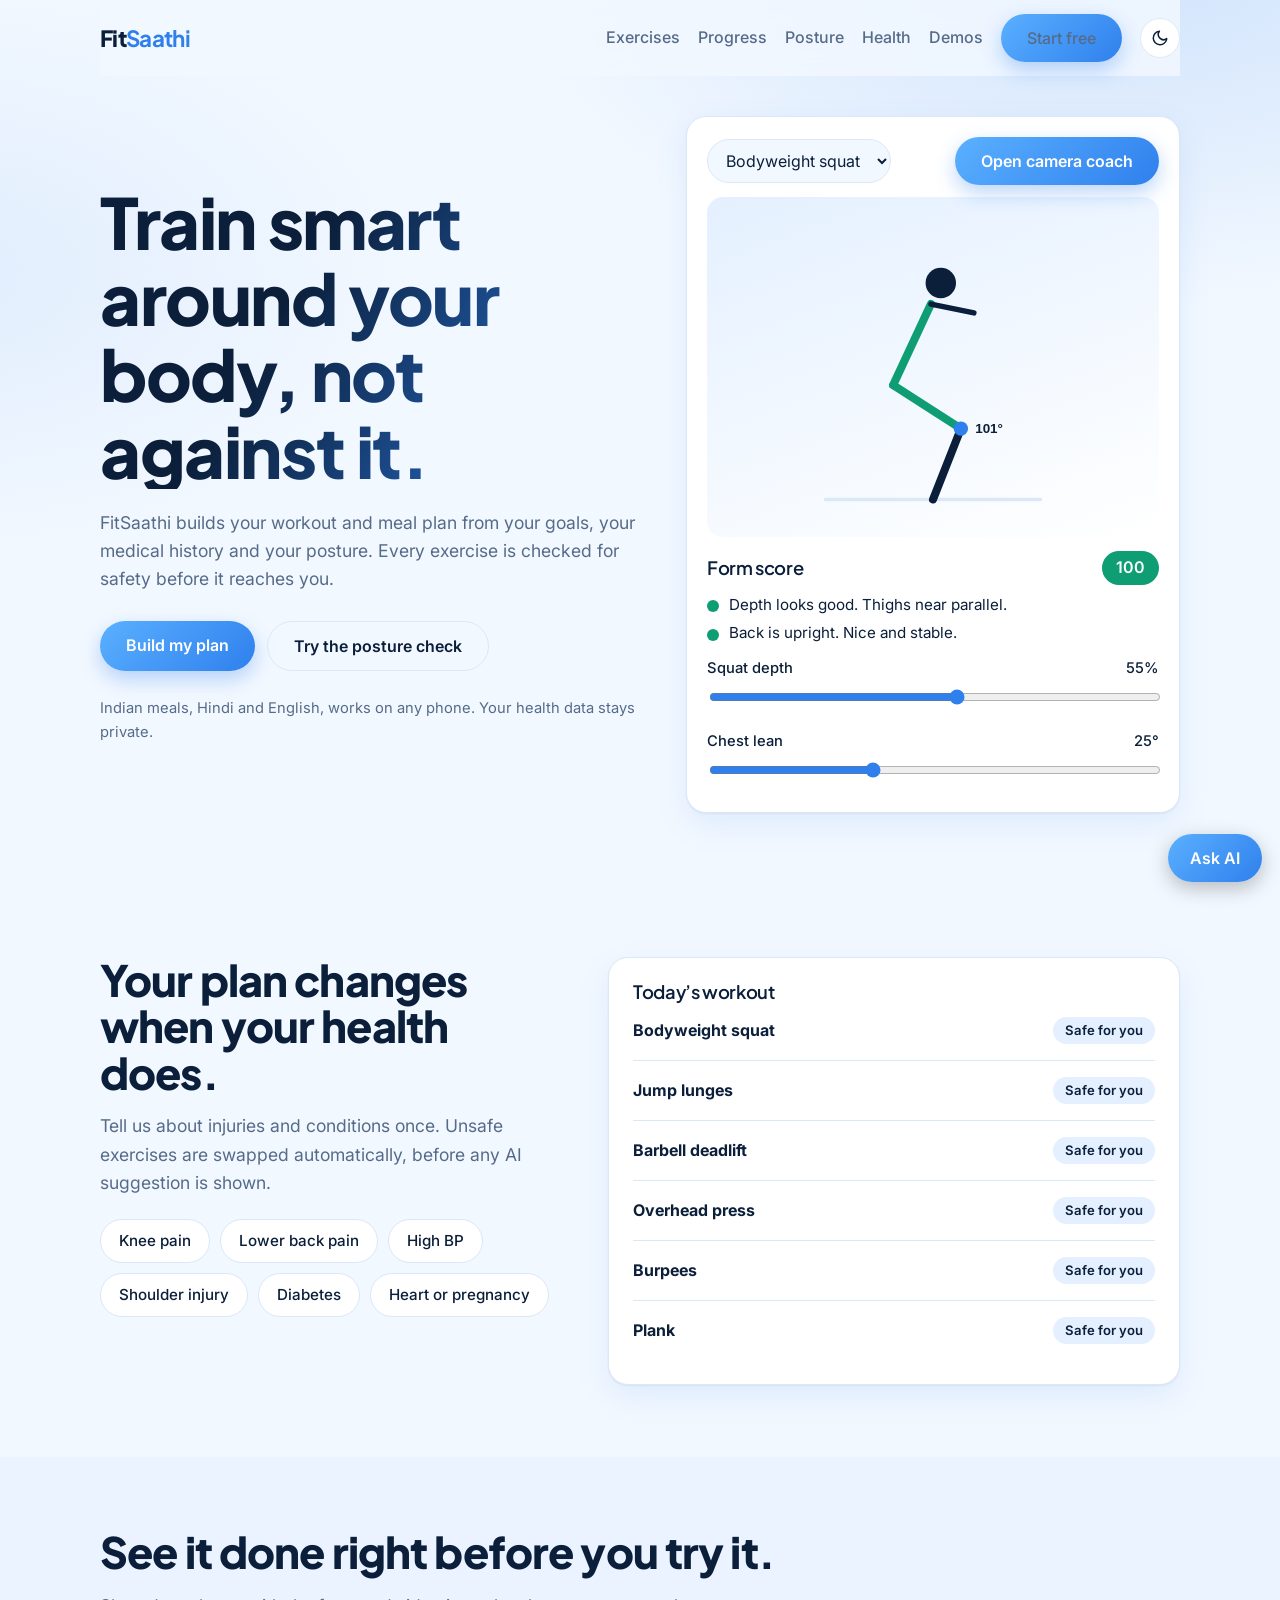
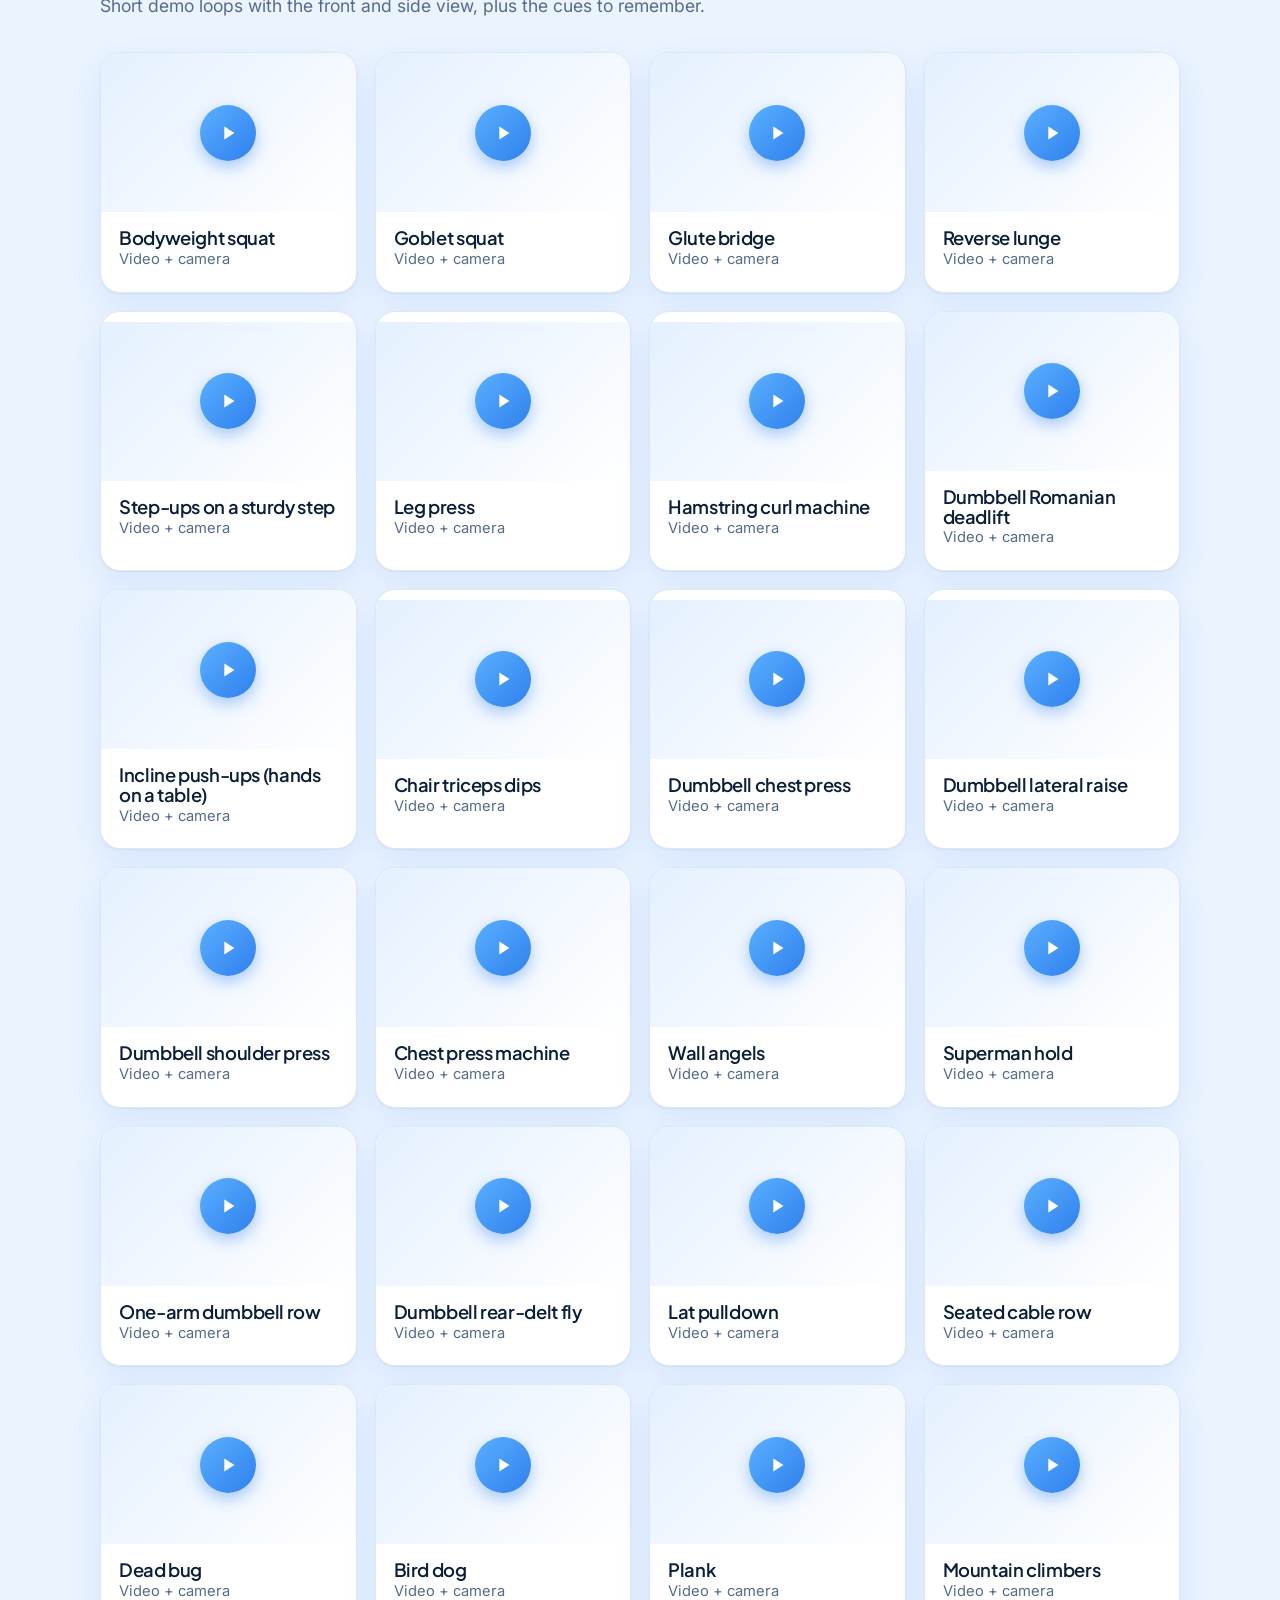
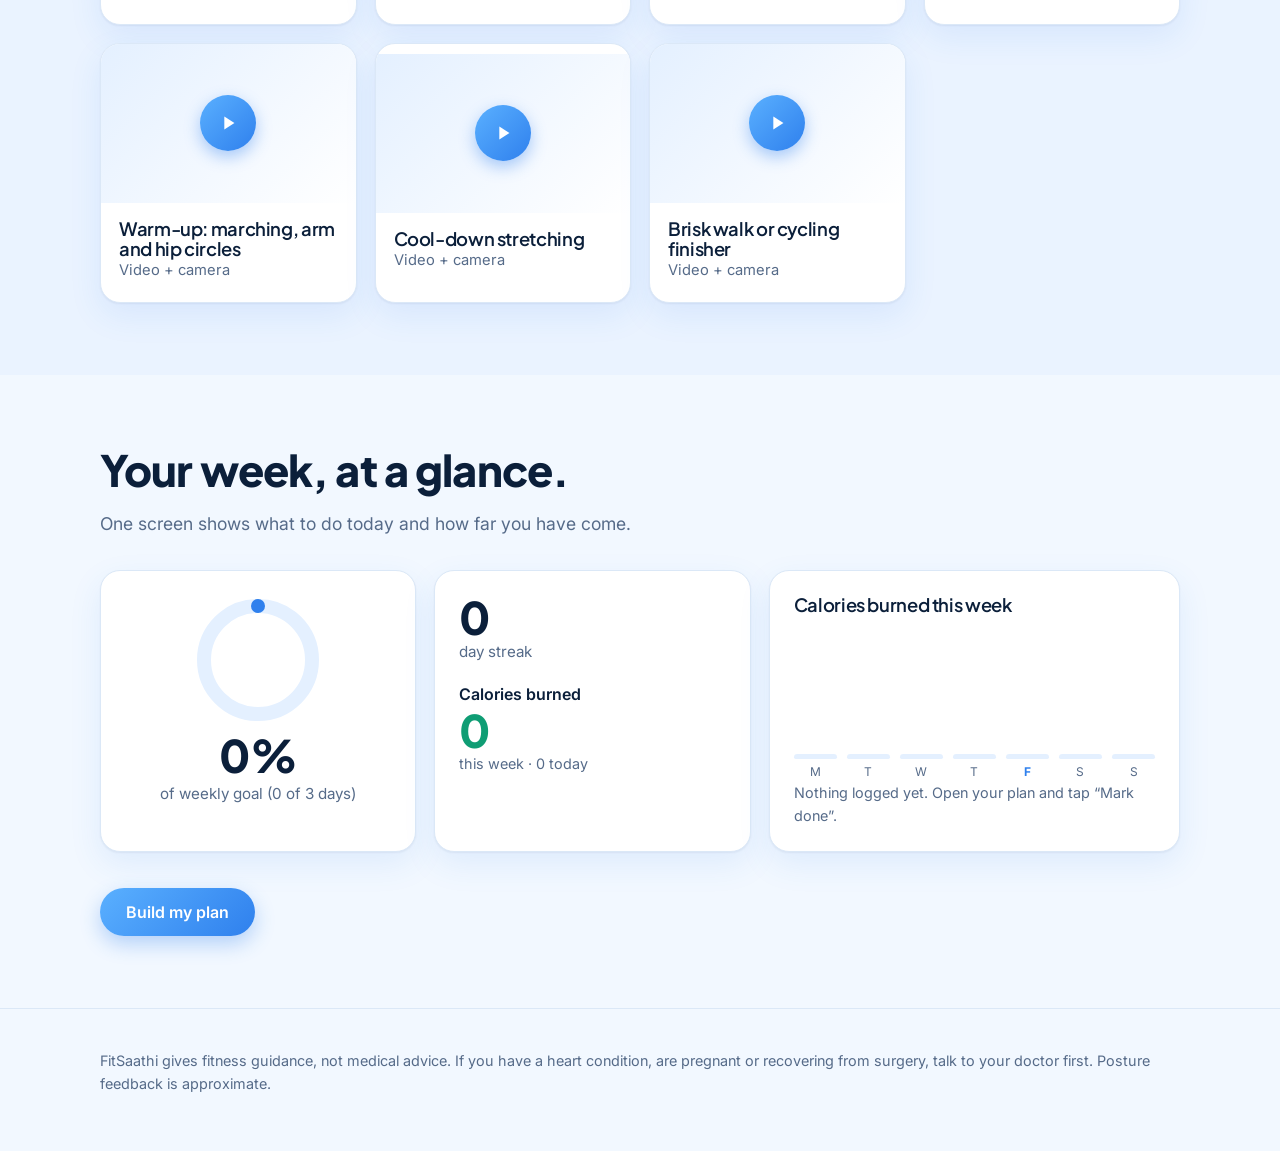
<file: fitsaathi_v10/fitsaathi/index.html>
<!DOCTYPE html>
<html lang="en">
<head>
<meta charset="utf-8">
<meta name="viewport" content="width=device-width, initial-scale=1, viewport-fit=cover">
<title>FitSaathi – AI fitness coach that knows your body</title>
<link rel="preconnect" href="https://fonts.googleapis.com">
<link rel="preconnect" href="https://fonts.gstatic.com" crossorigin>
<link href="https://fonts.googleapis.com/css2?family=Plus+Jakarta+Sans:wght@600;800&family=Inter:wght@400;500;600&display=swap" rel="stylesheet">
<link rel="stylesheet" href="css/style.css">
<script src="js/theme.js"></script>
</head>
<body>
<div class="wrap">
<nav>
  <a class="logo" href="#top">Fit<b>Saathi</b></a>
  <div class="nav-r"><a class="h" href="#posture">Posture</a><a class="h" href="#health">Health</a><a class="h" href="#videos">Demos</a><a class="btn" href="plan.html">Start free</a></div>
</nav>

<header class="hero" id="top">
  <div>
    <h1>Train smart around your body, not against it.</h1>
    <p class="lead">FitSaathi builds your workout and meal plan from your goals, your medical history and your posture. Every exercise is checked for safety before it reaches you.</p>
    <div class="cta"><a class="btn" href="plan.html">Build my plan</a><a class="btn ghost" href="#posture">Try the posture check</a></div>
    <p class="trust">Indian meals, Hindi and English, works on any phone. Your health data stays private.</p>
  </div>
  <div class="card lab" id="posture" aria-label="Live posture check demo">
    <svg viewBox="0 0 300 380" role="img" aria-label="Side view of a person doing a squat">
      <line x1="30" y1="338" x2="270" y2="338" stroke="var(--line)" stroke-width="4" stroke-linecap="round"/>
      <path id="shin" class="ln" stroke="var(--ink)"/>
      <path id="thigh" class="ln"/>
      <path id="torso" class="ln"/>
      <path id="arm" class="ln" stroke="var(--ink)" style="stroke-width:6"/>
      <circle id="head" r="17" fill="var(--ink)"/>
      <circle id="kj" r="8" fill="var(--brand)"/>
      <text id="ang" font-size="15" font-weight="600" fill="var(--ink)" font-family="Figtree,sans-serif"></text>
    </svg>
    <div class="score"><h3>Form score</h3><span class="pill" id="pill">100</span></div>
    <ul class="fb" id="fb"></ul>
    <label for="depth"><span>Squat depth</span><span id="dv"></span></label>
    <input id="depth" type="range" min="0" max="100" value="55">
    <label for="lean"><span>Chest lean</span><span id="lv"></span></label>
    <input id="lean" type="range" min="0" max="70" value="25">
  </div>
</header>
</div>

<section id="health"><div class="wrap two">
  <div>
    <h2>Your plan changes when your health does.</h2>
    <p class="lead" style="margin-top:16px">Tell us about injuries and conditions once. Unsafe exercises are swapped automatically, before any AI suggestion is shown.</p>
    <div class="chips" role="group" aria-label="Health conditions" id="chips"></div>
    <div id="note"></div>
  </div>
  <div class="card" id="plan" aria-live="polite"></div>
</div></section>

<section id="videos"><div class="wrap">
  <h2>See it done right before you try it.</h2>
  <p class="lead" style="margin-top:16px">Short demo loops with the front and side view, plus the cues to remember.</p>
  <div class="grid4" id="demos"></div>
</div></section>

<section id="start"><div class="wrap">
  <h2>Your week, at a glance.</h2>
  <p class="lead" style="margin-top:16px">One screen shows what to do today and how far you have come.</p>
  <div class="dash" id="dashLive">
    <div class="card" style="text-align:center">
      <svg class="ring" viewBox="0 0 130 130" role="img" aria-label="72 percent of weekly goal"><circle cx="65" cy="65" r="54" stroke="var(--mint)"/><circle cx="65" cy="65" r="54" stroke="var(--brand)" stroke-dasharray="244 340" transform="rotate(-90 65 65)"/></svg>
      <div class="big">72%</div><p class="lead" style="font-size:.95rem;margin:4px auto 0">of weekly goal</p>
    </div>
    <div class="card"><div class="big">12</div><p class="lead" style="font-size:.95rem">day streak</p><p style="margin-top:18px;font-weight:600">Posture score</p><div class="big" style="color:var(--good)">84</div><p class="lead" style="font-size:.9rem">up 6 from last week</p></div>
    <div class="card"><h3>Workouts this week</h3><div class="bars" aria-hidden="true"><i style="height:60%" class="on"><span>M</span></i><i style="height:85%" class="on"><span>T</span></i><i style="height:40%"><span>W</span></i><i style="height:95%" class="on"><span>T</span></i><i style="height:70%" class="on"><span>F</span></i><i style="height:30%"><span>S</span></i><i style="height:20%"><span>S</span></i></div><div style="height:22px"></div></div>
  </div>
  <div style="margin-top:36px"><a class="btn" href="plan.html">Build my plan</a></div>
</div></section>

<footer><div class="wrap">FitSaathi gives fitness guidance, not medical advice. If you have a heart condition, are pregnant or recovering from surgery, talk to your doctor first. Posture feedback is approximate.</div></footer>

<dialog id="dlg"><h3 id="dt"></h3><div class="vid" id="dv2">Demo video plays here. Add your MP4 path to this exercise to show it.</div><ol id="ds"></ol><button class="btn" id="dc" style="width:100%">Close</button></dialog>

<script src="js/demoanim.js"></script>
<script src="js/app.js"></script>
<script src="js/tracker.js"></script>
<script src="js/videos.js"></script>
<script src="js/exdemo.js"></script>
<script src="js/coach.js"></script>
<script src="js/posture.js"></script>
<script src="js/assistant.js"></script>
</body>
</html>
</file>
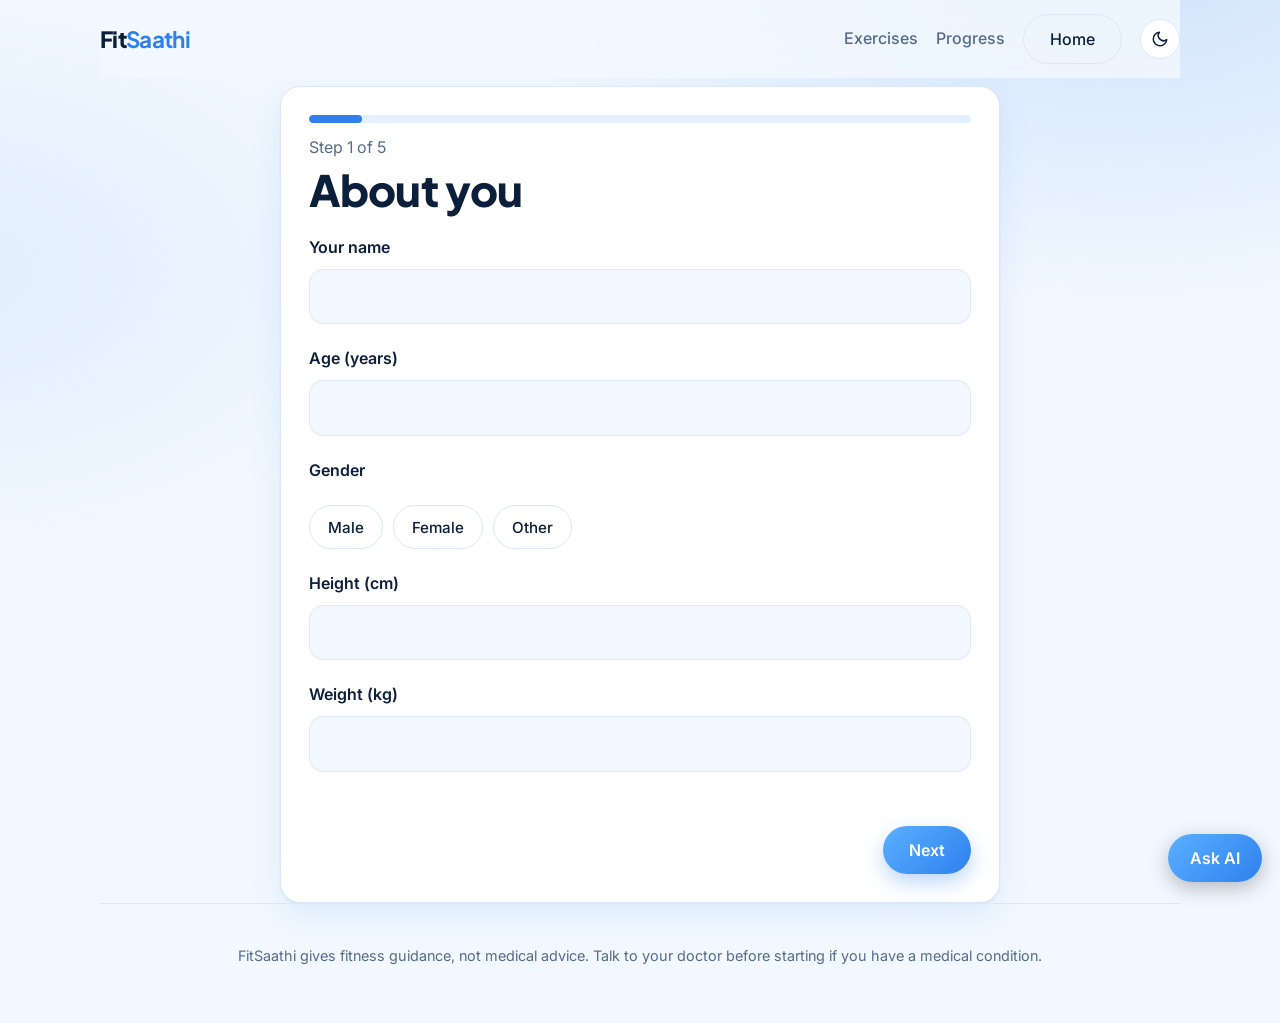
<file: fitsaathi_v10/fitsaathi/plan.html>
<!DOCTYPE html>
<html lang="en">
<head>
<meta charset="utf-8">
<meta name="viewport" content="width=device-width, initial-scale=1, viewport-fit=cover">
<title>Build your plan – FitSaathi</title>
<link rel="preconnect" href="https://fonts.googleapis.com">
<link rel="preconnect" href="https://fonts.gstatic.com" crossorigin>
<link href="https://fonts.googleapis.com/css2?family=Plus+Jakarta+Sans:wght@600;800&family=Inter:wght@400;500;600&display=swap" rel="stylesheet">
<link rel="stylesheet" href="css/style.css">
<script src="js/theme.js"></script>
<link rel="stylesheet" href="css/plan.css">
</head>
<body>
<div class="wrap">
  <nav><a class="logo" href="index.html">Fit<b>Saathi</b></a><a class="btn ghost" href="index.html">Home</a></nav>
  <div class="card" id="app"></div>
  <footer>FitSaathi gives fitness guidance, not medical advice. Talk to your doctor before starting if you have a medical condition.</footer>
</div>
<script src="js/tracker.js"></script>
<script src="js/videos.js"></script>
<script src="js/exdemo.js"></script>
<script src="js/coach.js"></script>
<script src="js/plan.js"></script>
<script src="js/assistant.js"></script>
</body>
</html>
</file>
<file: fitsaathi_v10/fitsaathi/css/style.css>
:root{--bg:#F2F8FF;--ink:#0B1F3A;--muted:#566B89;--card:#fff;--line:#DBE8F7;--brand:#2F80ED;--mint:#E4F0FF;--good:#0F9D74;--warn:#D99100;--bad:#DC4455;--on-brand:#fff;--shadow:0 1px 2px rgba(15,40,90,.06),0 12px 32px rgba(47,128,237,.10);--grad:linear-gradient(135deg,#5AB0FF,#2F80ED);color-scheme:light;box-sizing:border-box;padding-top:env(safe-area-inset-top,0px);padding-bottom:env(safe-area-inset-bottom,0px)}
@media(prefers-color-scheme:dark){:root:not([data-theme="light"]){--bg:#091324;--ink:#E8F0FB;--muted:#96AAC7;--card:#101F37;--line:#1E3456;--brand:#5AA9FF;--mint:#14284A;--good:#34D3A0;--warn:#F2B93B;--bad:#F5707F;--on-brand:#06142B;--shadow:0 12px 32px rgba(0,0,0,.4);--grad:linear-gradient(135deg,#8CC6FF,#4C9BFF);color-scheme:dark}}
:root[data-theme="dark"]{--bg:#091324;--ink:#E8F0FB;--muted:#96AAC7;--card:#101F37;--line:#1E3456;--brand:#5AA9FF;--mint:#14284A;--good:#34D3A0;--warn:#F2B93B;--bad:#F5707F;--on-brand:#06142B;--shadow:0 12px 32px rgba(0,0,0,.4);--grad:linear-gradient(135deg,#8CC6FF,#4C9BFF);color-scheme:dark}
html{scroll-padding-top:env(safe-area-inset-top,0px);scroll-behavior:smooth}
*{box-sizing:border-box}
body{margin:0;background:var(--bg);color:var(--ink);font:400 1rem/1.6 Inter,system-ui,sans-serif}
h1,h2,h3{font-family:"Plus Jakarta Sans",Inter,sans-serif;line-height:1.08;margin:0;letter-spacing:-.02em}
h1{font-size:clamp(2.4rem,6.2vw,4.4rem);font-weight:800}
h2{font-size:clamp(1.8rem,4vw,2.7rem);font-weight:800}
h3{font-size:1.15rem;font-weight:600}
p{margin:0}
a{color:inherit}
:focus-visible{outline:3px solid var(--brand);outline-offset:3px}
.wrap{max-width:1120px;margin:0 auto;padding:0 20px}
section{padding:72px 0}
.lead{color:var(--muted);max-width:56ch;font-size:1.1rem}
nav{display:flex;align-items:center;justify-content:space-between;padding:18px 0}
.logo{font:800 1.4rem "Plus Jakarta Sans",sans-serif;text-decoration:none}
.logo b{color:var(--brand)}
.nav-r{display:flex;gap:18px;align-items:center}
.nav-r a{text-decoration:none;color:var(--muted);font-weight:500}
.nav-r a:hover{color:var(--ink)}
.btn{display:inline-block;border:0;border-radius:999px;padding:14px 26px;font:600 1rem Inter,sans-serif;cursor:pointer;text-decoration:none;background:var(--brand);color:var(--on-brand);transition:transform .15s}
.btn:hover{transform:translateY(-2px)}
.btn.ghost{background:transparent;color:var(--ink);border:1.5px solid var(--line)}
.card{background:var(--card);border:1px solid var(--line);border-radius:24px;padding:24px}
.hero{display:grid;grid-template-columns:1.05fr .95fr;gap:40px;align-items:center;padding:40px 0 72px}
.hero .lead{margin:20px 0 28px}
.cta{display:flex;gap:12px;flex-wrap:wrap}
.trust{margin-top:26px;color:var(--muted);font-size:.92rem}
/* posture lab */
.lab{padding:20px}
.lab svg{width:100%;height:auto;max-height:340px;display:block;background:var(--mint);border-radius:16px}
.lab .ln{stroke-linecap:round;stroke-width:9;fill:none;transition:stroke .2s}
.score{display:flex;justify-content:space-between;align-items:center;margin:14px 0 4px}
.pill{border-radius:999px;padding:4px 14px;font-weight:600;color:#fff;background:var(--good);transition:background .2s}
label{display:flex;justify-content:space-between;font-weight:500;font-size:.92rem;margin-top:12px}
input[type=range]{width:100%;accent-color:var(--brand);height:28px}
.fb{margin:8px 0 0;padding:0;list-style:none;font-size:.95rem}
.fb li{padding-left:22px;position:relative;margin-top:4px}
.fb li::before{content:"";position:absolute;left:0;top:.5em;width:12px;height:12px;border-radius:50%;background:var(--c,var(--good))}
/* medical */
.two{display:grid;grid-template-columns:.9fr 1.1fr;gap:40px;align-items:start}
.chips{display:flex;flex-wrap:wrap;gap:10px;margin-top:22px}
.chip{border:1.5px solid var(--line);background:var(--card);color:var(--ink);border-radius:999px;padding:10px 18px;font:500 .95rem Inter,sans-serif;cursor:pointer;min-height:44px}
.chip[aria-pressed=true]{background:var(--ink);color:var(--bg);border-color:var(--ink)}
.row{display:flex;justify-content:space-between;align-items:center;gap:12px;padding:16px 0;border-bottom:1px solid var(--line)}
.row:last-child{border:0}
.row s{color:var(--muted)}
.tag{font-size:.82rem;font-weight:600;border-radius:999px;padding:3px 12px;background:var(--mint);color:var(--ink);white-space:nowrap}
.tag.sw{background:var(--brand);color:var(--on-brand)}
.note{margin-top:14px;padding:14px 16px;border-radius:14px;background:var(--mint);font-size:.95rem}
.note.stop{background:var(--bad);color:#fff}
/* demos */
.grid4{display:grid;grid-template-columns:repeat(auto-fit,minmax(230px,1fr));gap:18px;margin-top:32px}
.demo{padding:0;overflow:hidden;text-align:left;cursor:pointer;font:inherit;color:inherit}
.poster{aspect-ratio:16/10;display:grid;place-items:center;background:linear-gradient(135deg,var(--mint),var(--card))}
.play{width:56px;height:56px;border-radius:50%;background:var(--brand);display:grid;place-items:center;transition:transform .2s}
.demo:hover .play{transform:scale(1.12)}
.demo div.meta{padding:16px 18px 20px}
.demo p{color:var(--muted);font-size:.92rem}
dialog{border:0;border-radius:24px;padding:24px;max-width:480px;width:calc(100% - 32px);background:var(--card);color:var(--ink)}
dialog::backdrop{background:rgba(5,15,15,.65)}
dialog ol{padding-left:20px;margin:14px 0}
.vid{aspect-ratio:16/9;border-radius:14px;background:var(--mint);display:grid;place-items:center;text-align:center;padding:16px;color:var(--muted);font-size:.9rem}
/* dashboard */
.dash{display:grid;grid-template-columns:1fr 1fr 1.3fr;gap:18px;margin-top:32px}
.big{font:800 2.8rem "Plus Jakarta Sans",sans-serif;line-height:1}
.ring{width:130px;height:130px;display:block;margin:0 auto 8px}
.ring circle{fill:none;stroke-width:14;stroke-linecap:round}
.bars{display:flex;align-items:flex-end;gap:10px;height:130px;margin-top:14px}
.bars i{flex:1;background:var(--mint);border-radius:8px 8px 4px 4px;position:relative}
.bars i.on{background:var(--brand)}
.bars span{position:absolute;bottom:-22px;left:0;right:0;text-align:center;font-size:.75rem;color:var(--muted);font-style:normal}
footer{padding:40px 0 56px;color:var(--muted);font-size:.9rem;border-top:1px solid var(--line)}
@media(max-width:860px){.hero,.two,.dash{grid-template-columns:1fr}.nav-r a.h{display:none}section{padding:52px 0}}
@media(prefers-reduced-motion:reduce){*{transition:none!important;scroll-behavior:auto!important}}
/* camera coach */
.camtools{display:flex;justify-content:space-between;align-items:center;gap:10px;flex-wrap:wrap;margin-bottom:12px}
.vo{margin:0;font-size:.9rem;gap:6px;align-items:center;justify-content:flex-start}
.camwrap{position:relative;border-radius:16px;overflow:hidden;background:#000;aspect-ratio:4/3}
.camwrap video,.camwrap canvas{position:absolute;inset:0;width:100%;height:100%;object-fit:cover;transform:scaleX(-1)}
.camstats{display:grid;grid-template-columns:repeat(4,1fr);gap:8px;margin-top:12px;text-align:center;font-size:.8rem;color:var(--muted)}
.camstats b{display:block;font:800 1.4rem "Plus Jakarta Sans",sans-serif;color:var(--ink)}
.camtip{margin-top:10px;font-weight:600;min-height:3em}
.vid:has(svg){display:block;padding:8px}
/* assistant */
.aiB{position:fixed;right:18px;bottom:calc(18px + env(safe-area-inset-bottom,0px));z-index:50;border:0;border-radius:999px;padding:14px 22px;background:var(--brand);color:var(--on-brand);font:600 1rem Inter,sans-serif;cursor:pointer;box-shadow:0 6px 20px rgba(0,0,0,.25)}
.aiP{position:fixed;right:18px;bottom:calc(18px + env(safe-area-inset-bottom,0px));z-index:60;width:min(380px,calc(100% - 36px));max-height:min(560px,80vh);display:flex;flex-direction:column;background:var(--card);border:1px solid var(--line);border-radius:22px;box-shadow:0 10px 40px rgba(0,0,0,.3);overflow:hidden}
.aiP[hidden]{display:none}
.aiH{display:flex;justify-content:space-between;align-items:center;padding:14px 16px;background:var(--mint)}
.aiH button{border:0;background:none;color:var(--ink);font-size:1.5rem;cursor:pointer;min-width:44px;min-height:44px}
.aiM{flex:1;overflow:auto;padding:14px;display:flex;flex-direction:column;gap:8px}
.aiMsg{padding:10px 14px;border-radius:16px;max-width:88%;font-size:.95rem}
.aiMsg.b{background:var(--mint);align-self:flex-start}.aiMsg.u{background:var(--brand);color:var(--on-brand);align-self:flex-end}
.aiQ{display:flex;gap:6px;flex-wrap:wrap;padding:0 14px 8px}.aiQ .chip{padding:6px 12px;font-size:.82rem;min-height:36px}
#aiF{display:flex;gap:8px;padding:10px 14px 14px}#aiF input{flex:1;padding:10px 14px;border-radius:999px;border:1.5px solid var(--line);background:var(--bg);color:var(--ink);font:inherit}#aiF .btn{padding:10px 18px}
#exSel{padding:10px 14px;border-radius:999px;border:1.5px solid var(--line);background:var(--bg);color:var(--ink);font:inherit;max-width:55%}
.camb{margin-left:8px;border:1.5px solid var(--brand);background:transparent;color:var(--ink);border-radius:999px;padding:4px 12px;font:600 .8rem Inter,sans-serif;cursor:pointer;min-height:32px;white-space:nowrap}
#coachDlg{max-width:520px}.camstats span{display:block}

/* exercise video + camera buttons */
.exb{display:flex;gap:6px;flex-wrap:wrap;margin-top:6px}
.exb .camb{font:inherit;font-size:.8rem;font-weight:600;padding:5px 11px;border-radius:99px;border:1.5px solid var(--line);background:var(--bg);color:var(--ink);cursor:pointer;text-decoration:none}
.exb .camb:hover{border-color:var(--brand)}
#demoDlg .aiH{display:flex;justify-content:space-between;align-items:center;margin-bottom:12px}
#xX{background:none;border:0;font-size:1.6rem;color:var(--ink);cursor:pointer}
#demoDlg .vid{aspect-ratio:16/10}#demoDlg video{width:100%;height:100%;border-radius:14px;object-fit:cover}
.xm{font-size:.85rem;color:var(--muted);margin:8px 0}
@media print{.exb{display:none}}

/* v5: professional light-blue polish */
body{background:radial-gradient(900px 520px at 88% -6%,color-mix(in srgb,var(--brand) 18%,transparent),transparent 70%),radial-gradient(700px 420px at -5% 30%,color-mix(in srgb,var(--brand) 9%,transparent),transparent 70%),var(--bg);background-attachment:fixed}
nav{position:sticky;top:0;z-index:40;padding:14px 0;background:color-mix(in srgb,var(--bg) 82%,transparent);backdrop-filter:blur(12px);-webkit-backdrop-filter:blur(12px)}
.logo{letter-spacing:-.03em}
.btn{background:var(--grad);color:var(--on-brand);box-shadow:0 8px 20px color-mix(in srgb,var(--brand) 32%,transparent)}
.btn.ghost{background:transparent;color:var(--ink);box-shadow:none}
.btn:hover{box-shadow:0 12px 26px color-mix(in srgb,var(--brand) 42%,transparent)}
.card{box-shadow:var(--shadow);border-radius:20px}
.hero h1{background:linear-gradient(120deg,var(--ink) 35%,var(--brand));-webkit-background-clip:text;background-clip:text;color:transparent}
section:nth-of-type(even){background:color-mix(in srgb,var(--mint) 55%,transparent)}
.demo{transition:transform .2s,box-shadow .2s}.demo:hover{transform:translateY(-4px)}
.play{background:var(--grad);color:var(--on-brand);box-shadow:0 6px 16px color-mix(in srgb,var(--brand) 40%,transparent)}
.chip{transition:background .15s,border-color .15s}.chip:hover{border-color:var(--brand)}
.chip[aria-pressed=true]{background:var(--brand);border-color:var(--brand);color:var(--on-brand)}
.tag.sw,.aiB,.aiMsg.u{background:var(--brand);color:var(--on-brand)}
.aiB{background:var(--grad)}
.stat{background:var(--mint);border:1px solid var(--line)}
.tgl{width:40px;height:40px;border-radius:50%;border:1.5px solid var(--line);background:var(--card);color:var(--ink);display:grid;place-items:center;cursor:pointer;padding:0}
.tgl:hover{border-color:var(--brand);color:var(--brand)}
.bars i.on{background:var(--grad)}
.lab svg{background:linear-gradient(160deg,var(--mint),var(--card))}
#demoDlg iframe{width:100%;height:100%;border:0;border-radius:14px}

/* v7 tracker + mobile tab bar */
.kc{display:block;font-weight:400;font-size:.78rem;color:var(--muted)}
.camb.done[aria-pressed=true]{background:var(--good);border-color:var(--good);color:#fff}
#daySum{margin-top:14px}.tabs{display:none}
@media(max-width:860px){.tabs{display:flex;position:fixed;left:0;right:0;bottom:0;z-index:55;background:color-mix(in srgb,var(--card) 92%,transparent);backdrop-filter:blur(12px);border-top:1px solid var(--line);padding:6px 8px calc(6px + env(safe-area-inset-bottom,0px))}
.tabs a{flex:1;display:flex;flex-direction:column;align-items:center;gap:2px;font-size:.72rem;font-weight:600;color:var(--muted);text-decoration:none;padding:4px 0}
.tabs a[aria-current=page]{color:var(--brand)}body{padding-bottom:72px}.aiB,.aiP{bottom:calc(84px + env(safe-area-inset-bottom,0px))}}
@media print{.tabs,.aiB{display:none!important}}
#vlang{padding:6px 10px;border-radius:999px;border:1.5px solid var(--line);background:var(--bg);color:var(--ink);font:inherit;font-size:.85rem}

/* v9 full-screen camera */
#coachDlg{max-width:none;width:100vw;height:100dvh;max-height:none;margin:0;border-radius:0;padding:12px 12px calc(12px + env(safe-area-inset-bottom,0px))}
#coachDlg[open]{display:flex;flex-direction:column;gap:8px}
#coachDlg .camwrap{flex:1;min-height:0;aspect-ratio:auto;border-radius:14px}
#coachDlg .camwrap.fit video,#coachDlg .camwrap.fit canvas{object-fit:contain}
#coachDlg .camstats{margin-top:0}#coachDlg .camtip{margin-top:0;min-height:2.6em}
</file>
<file: fitsaathi_v10/fitsaathi/css/plan.css>
#app{max-width:720px;margin:8px auto 0;padding:28px}
.sm{color:var(--muted);margin:0 0 6px}
.bar{height:8px;border-radius:99px;background:var(--mint);overflow:hidden;margin-bottom:12px}
.bar i{display:block;height:100%;background:var(--brand);border-radius:99px;transition:width .3s}
.fld{margin:22px 0}
.lb{font-weight:600;margin-bottom:8px}
input[type=text],input[type=number]{width:100%;padding:14px 16px;border-radius:14px;border:1.5px solid var(--line);background:var(--bg);color:var(--ink);font:inherit;font-size:1rem}
.err{color:var(--bad);min-height:1.5em;font-weight:500;margin:0}
.nav2{display:flex;justify-content:space-between;gap:12px;margin-top:8px}
.stats{display:grid;grid-template-columns:repeat(auto-fit,minmax(130px,1fr));gap:12px;margin:22px 0}
.stat{background:var(--mint);border-radius:18px;padding:16px;font-size:.9rem}
.stat b{display:block;font:800 1.7rem "Plus Jakarta Sans",sans-serif}
.res h3{margin:32px 0 10px;font-size:1.4rem}
.ex{display:flex;justify-content:space-between;gap:12px;padding:12px 0;border-bottom:1px solid var(--line)}
.ex span:last-child{font-weight:600;white-space:nowrap}
.meal{padding:12px 0;border-bottom:1px solid var(--line)}
.meal ul{margin:6px 0 0;padding-left:20px}
.acts{display:flex;gap:12px;flex-wrap:wrap;margin-top:32px}
footer{text-align:center}
@media print{nav,.nav2,.acts,footer{display:none!important}}
</file>
